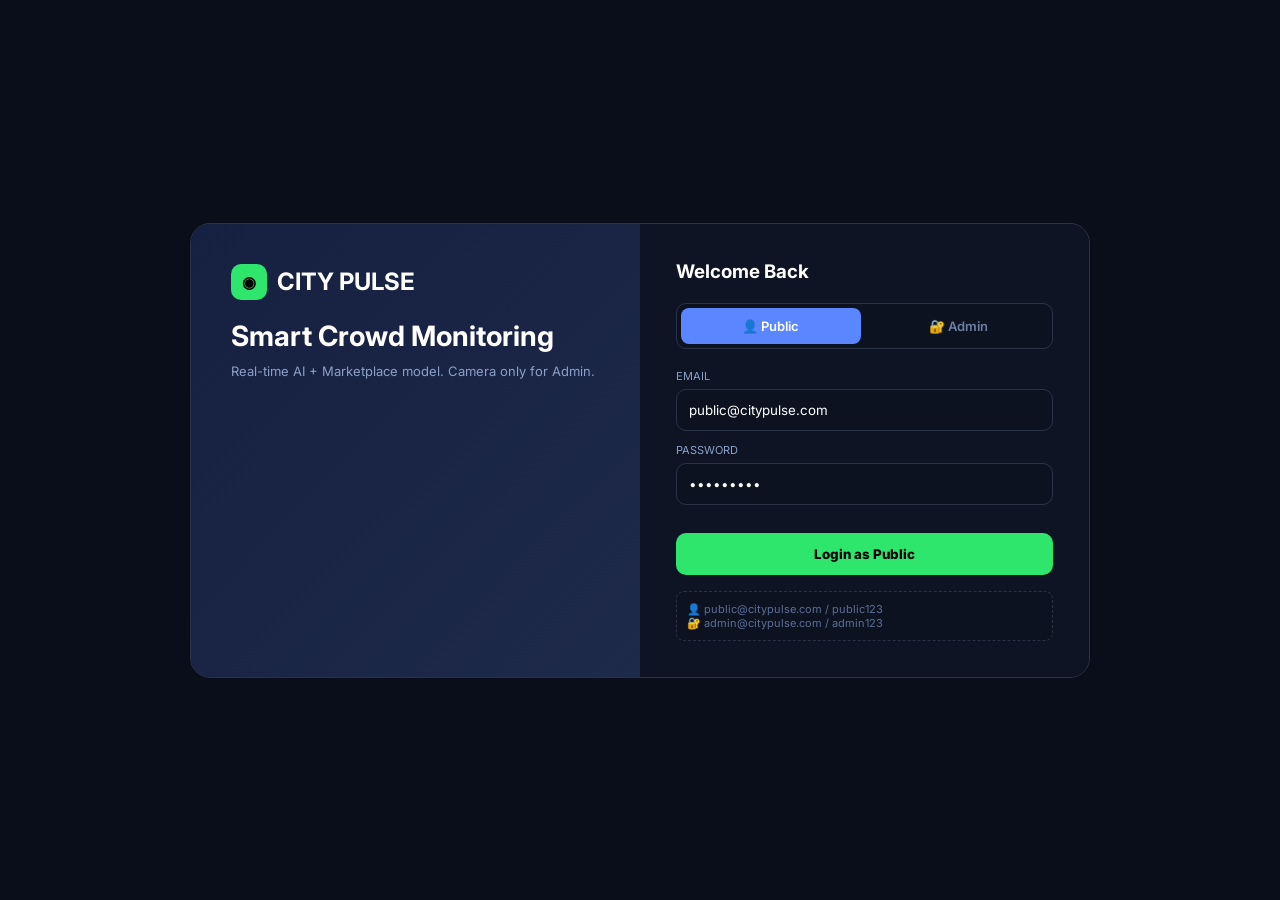
<file: login.html>
<!DOCTYPE html><html><head><meta charset="UTF-8"><meta name="viewport" content="width=device-width,initial-scale=1"><title>Login - City Pulse</title><link rel="stylesheet" href="style.css">
<style>body{display:flex;align-items:center;justify-content:center;min-height:100vh}.box{width:100%;max-width:900px;display:grid;grid-template-columns:1fr 1fr;background:#111625;border:1px solid #2a3246;border-radius:20px;overflow:hidden}.left{background:linear-gradient(135deg,#162040,#1e2a4a);padding:40px;color:#fff}.right{padding:36px;background:#0f1424}.tabs{display:flex;gap:8px;background:#0d1220;padding:4px;border-radius:10px;border:1px solid #2a3246;margin:20px 0}.tab{flex:1;padding:10px;text-align:center;border-radius:8px;cursor:pointer;font-size:13px;font-weight:600;color:#6b7fa3}.tab.active{background:#5a86ff;color:#fff}.inp{margin:12px 0}.inp label{font-size:11px;color:#8aa0c8;display:block;margin-bottom:6px}.inp input{width:100%;padding:12px;border-radius:10px;background:#0d1220;border:1px solid #2a3246;color:#fff;outline:none}.btn{width:100%;padding:13px;border-radius:10px;border:0;background:#2ee66c;color:#000;font-weight:800;cursor:pointer;margin-top:16px}.btn.admin{background:#5a86ff;color:#fff}.err{color:#ff6b6b;font-size:11px;margin-top:8px;display:none;background:#ff4d4d15;border:1px solid #ff4d4d30;padding:8px;border-radius:8px}@media(max-width:700px){.box{grid-template-columns:1fr;margin:16px}}</style>
</head><body>
<div class="box"><div class="left"><div style="display:flex;gap:10px;align-items:center;margin-bottom:20px;"><div style="width:36px;height:36px;background:#2ee66c;border-radius:10px;display:flex;align-items:center;justify-content:center;color:#000;font-weight:900;">◉</div><h2>CITY PULSE</h2></div><h1 style="font-size:28px;line-height:1.2;">Smart Crowd Monitoring</h1><p style="color:#8aa0c8;font-size:13px;margin-top:10px;">Real-time AI + Marketplace model. Camera only for Admin.</p></div>
<div class="right"><h3 style="color:#fff;">Welcome Back</h3><div class="tabs"><div class="tab active" id="pTab" onclick="setRole('public')">👤 Public</div><div class="tab" id="aTab" onclick="setRole('admin')">🔐 Admin</div></div>
<div class="inp"><label>EMAIL</label><input id="email" placeholder="Enter email"></div><div class="inp"><label>PASSWORD</label><input id="pass" type="password" placeholder="Password"></div><div id="err" class="err"></div><button id="loginBtn" class="btn" onclick="login()">Login as Public</button>
<div style="margin-top:16px;padding:10px;background:#0d1220;border:1px dashed #2a3246;border-radius:8px;font-size:11px;color:#5a6f95;">👤 public@citypulse.com / public123<br>🔐 admin@citypulse.com / admin123</div></div></div>
<script>
let role='public';
function setRole(r){role=r;document.getElementById('pTab').classList.toggle('active',r==='public');document.getElementById('aTab').classList.toggle('active',r==='admin');let b=document.getElementById('loginBtn');if(r==='admin'){b.textContent='Login as Admin';b.className='btn admin';email.value='admin@citypulse.com';pass.value='admin123';}else{b.textContent='Login as Public';b.className='btn';email.value='public@citypulse.com';pass.value='public123';}}
function login(){let e=email.value.trim(),p=pass.value.trim();let er=document.getElementById('err');if(role==='public' && (e==='public@citypulse.com'||e==='public') && p==='public123'){localStorage.setItem('isLoggedIn','true');localStorage.setItem('userRole','public');localStorage.setItem('userEmail',e);location.href='public.html';}else if(role==='admin' && (e==='admin@citypulse.com'||e==='admin') && p==='admin123'){localStorage.setItem('isLoggedIn','true');localStorage.setItem('userRole','admin');localStorage.setItem('userEmail',e);localStorage.setItem('isAdmin','true');location.href='admin.html';}else{er.style.display='block';er.textContent='Wrong credentials';}}setRole('public');
</script></body></html>
</file>
<file: style.css>
@import url('https://fonts.googleapis.com/css2?family=Inter:wght@400;600;700;800&display=swap');
*{margin:0;padding:0;box-sizing:border-box;font-family:Inter,sans-serif;}
body{background:#0a0e1a;color:#e6e8ec;min-height:100vh;}
.navbar{display:flex;justify-content:space-between;align-items:center;padding:14px 24px;background:#111625;border-bottom:1px solid #1e2a44;position:sticky;top:0;z-index:100;}
.logo{display:flex;gap:10px;align-items:center;font-weight:800;color:#fff;}
.logo-icon{width:32px;height:32px;background:#2ee66c;border-radius:8px;display:flex;align-items:center;justify-content:center;color:#000;font-weight:900;}
.admin-btn{padding:8px 14px;border-radius:8px;background:#1a2132;border:1px solid #2a3246;color:#8aa0c8;cursor:pointer;font-size:12px;font-weight:600;}
.live-dot{width:8px;height:8px;background:#2ee66c;border-radius:50%;display:inline-block;animation:pulse 1.5s infinite;margin-right:6px;}
@keyframes pulse{0%{opacity:1}50%{opacity:0.4}100%{opacity:1}}
.crowd-page{padding:20px;max-width:1400px;margin:0 auto;}
</file>
